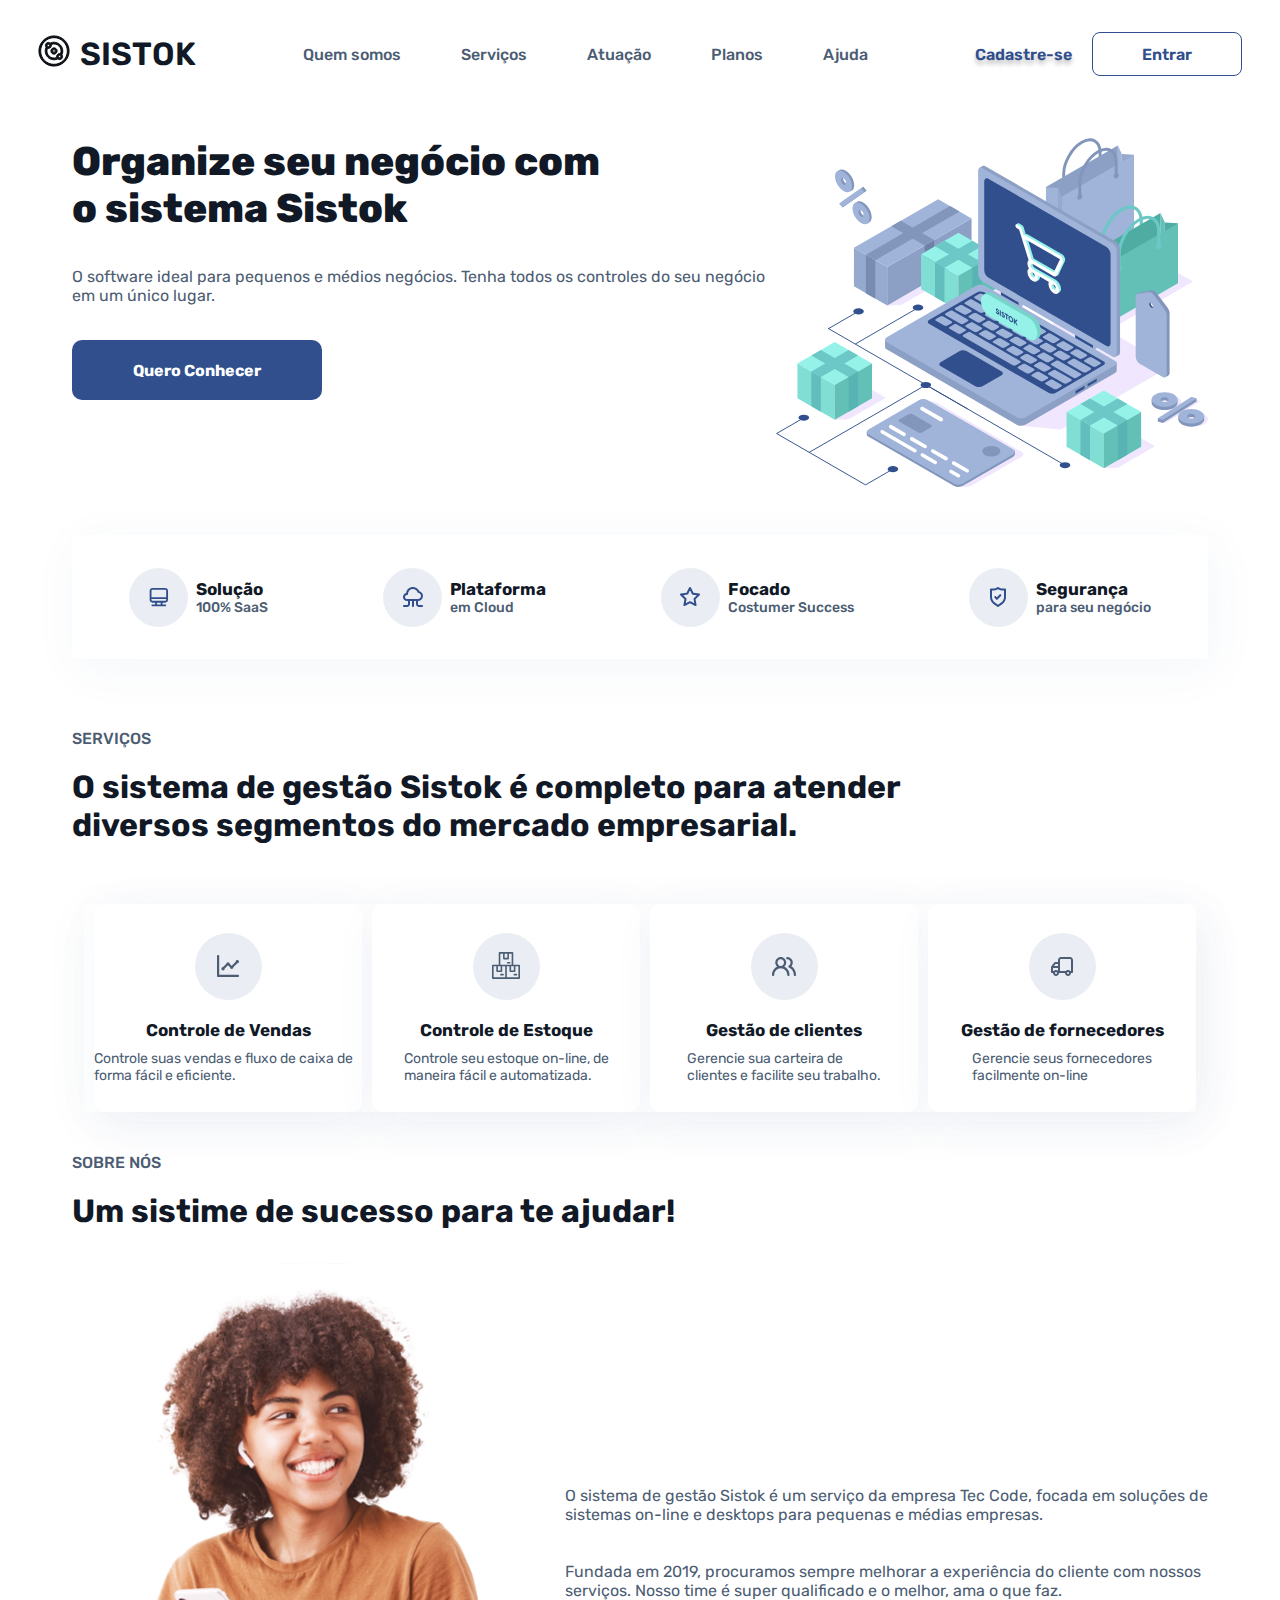
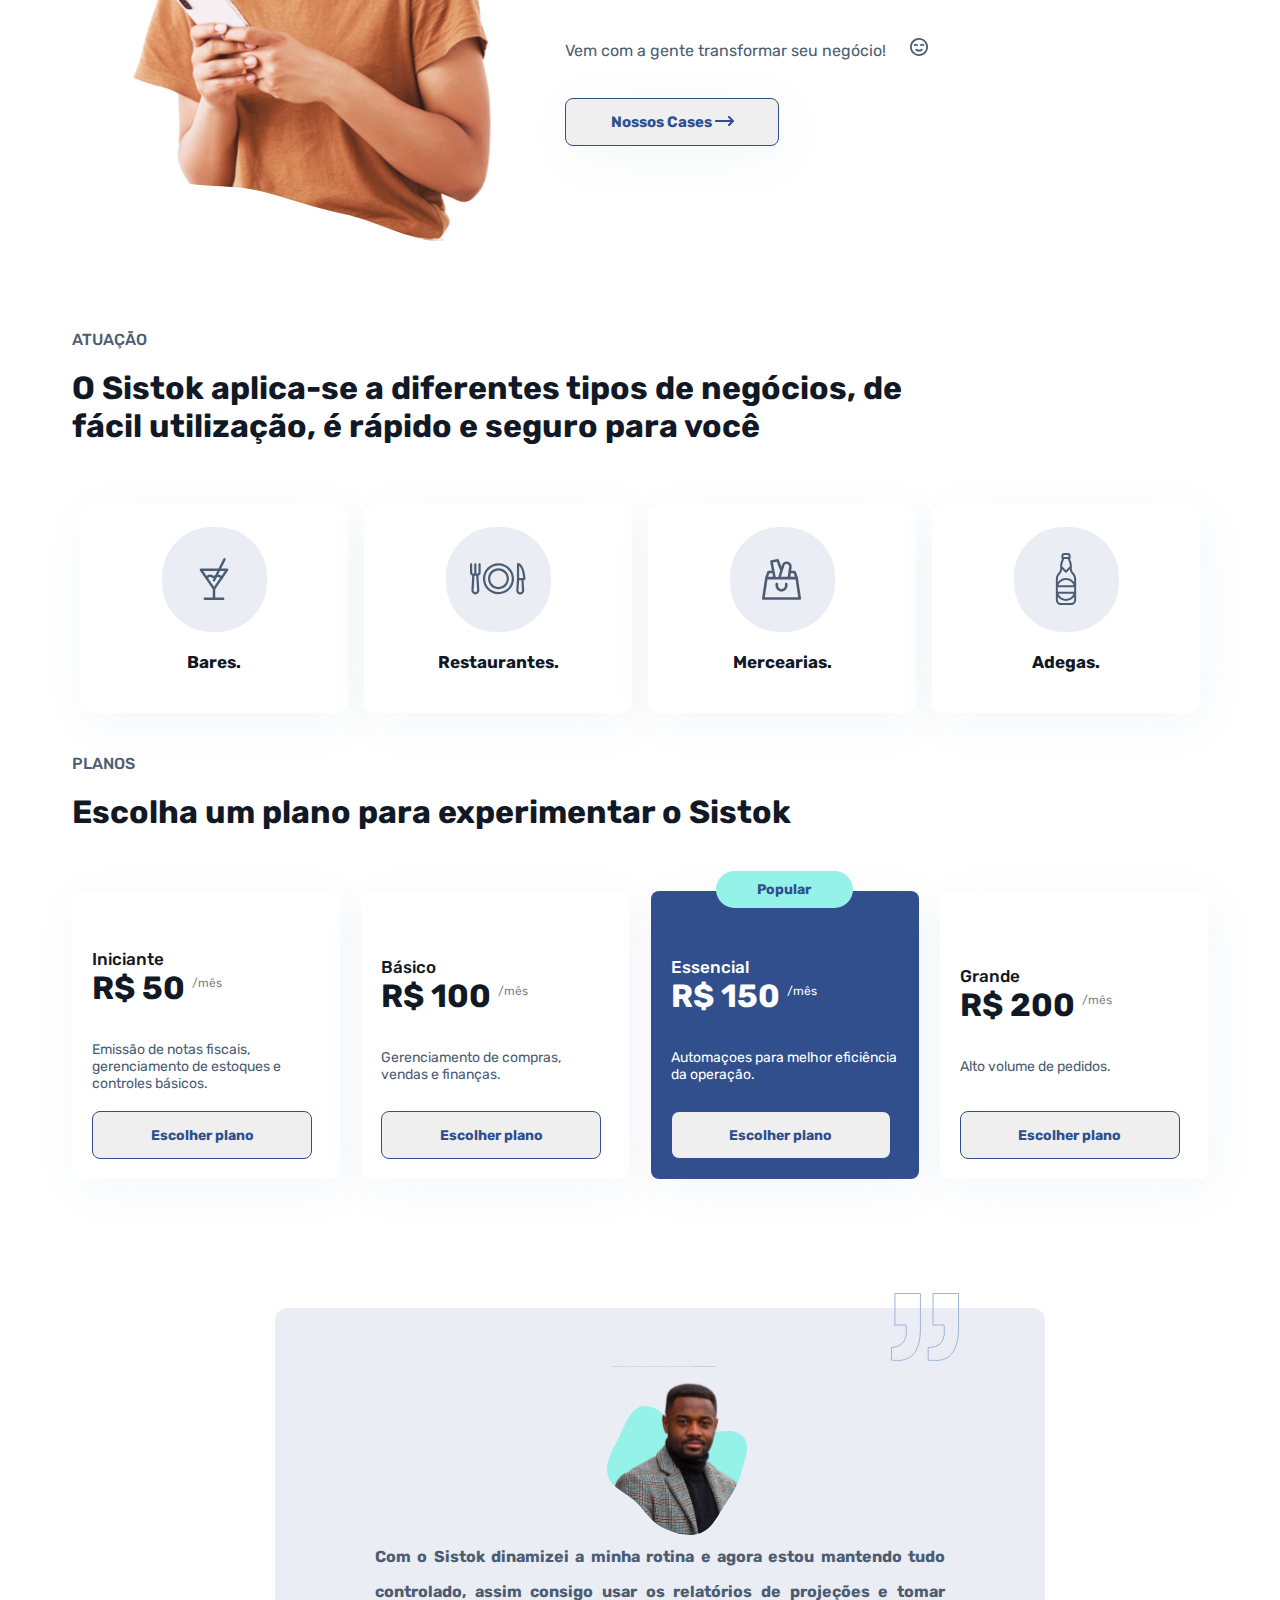
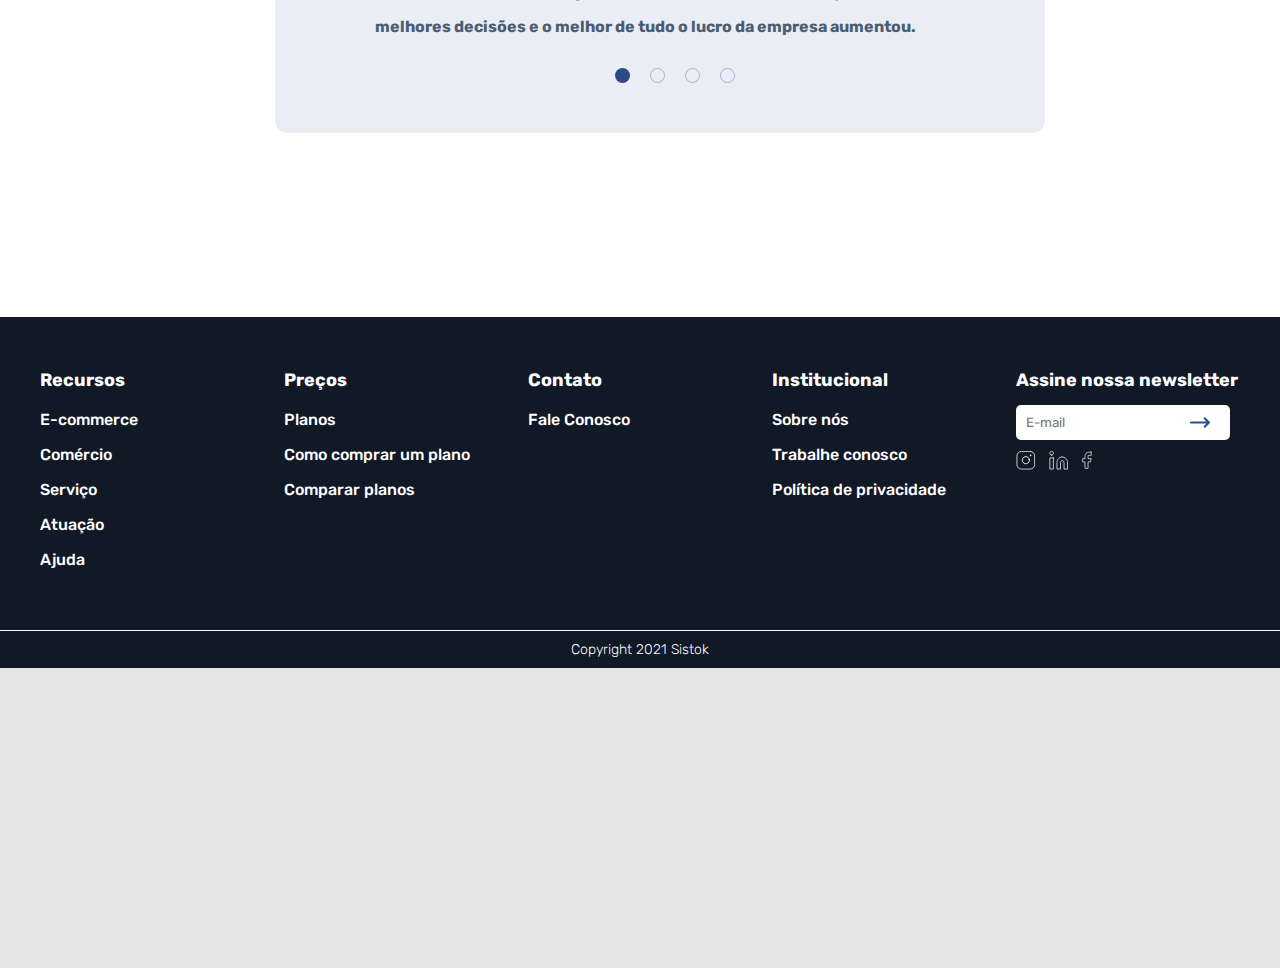
<file: index.html>
<!DOCTYPE html>
<html lang="pt-BR">

<head>
    <meta charset="UTF-8">
    <meta name="viewport" content="width=device-width, initial-scale=1.0">
    <title>Sistok</title>
    <link rel="stylesheet" href="style.css">
</head>

<body class="body">

    <section class="home">

        <header>
            <div class="logotipo">
                <img src="assets/icons/Logo.svg" alt="logotipo" class="logo">
                <p class="nomeEmpresa">SISTOK</p>
            </div>
            <nav>
                <ul>
                    <li><a href="pages/quemSomos.html">Quem somos</a></li>
                    <li><a href="pages/servicos.html">Serviços</a></li>
                    <li><a href="pages/quemSomos.html">Atuação</a></li>
                    <li><a href="pages/quemSomos.html">Planos</a></li>
                    <li><a href="pages/quemSomos.html">Ajuda</a></li>
                </ul>
            </nav>
            <div class="login">
                <p class="cadastre">Cadastre-se</p>
                <button class="botaoLogin">Entrar</button>
            </div>
        </header>

        <section class="hero">
            <div class="heroConteudo">
                <div class="conteudoLeft">
                    <h1 class="heroTitulo">Organize seu negócio com <br> o sistema Sistok</h1>
                    <p class="heroSubTitulo">O software ideal para pequenos e médios negócios. Tenha todos os controles
                        do seu negócio em um único lugar.</p>
                    <button class="heroButton">Quero Conhecer</button>
                </div>
                <div class="conteudoright">
                    <img src="assets/img/computador.svg" alt="computador sistok">
                </div>
            </div>
            <div class="heroFooter">
                <ul class="heroFooterConteudo">
                    <li class="heroLista">
                        <div class="heroImg"><img src="assets/icons/Vector.svg" alt=""></div>
                        <div class="heroIconConteudo">
                            <h3 class="heroIconTitulo">Solução</h3>
                            <p class="heroIconSubtitulo">100% SaaS</p>
                        </div>
                    </li>
                    <li class="heroLista">
                        <div class="heroImg"><img src="assets/icons/cloud.svg" alt=""></div>
                        <div class="heroIconConteudo">
                            <h3 class="heroIconTitulo">Plataforma</h3>
                            <p class="heroIconSubtitulo">em Cloud</p>
                        </div>
                    </li>
                    <li class="heroLista">
                        <div class="heroImg"><img src="assets/icons/star.svg" alt=""></div>
                        <div class="heroIconConteudo">
                            <h3 class="heroIconTitulo">Focado</h3>
                            <p class="heroIconSubtitulo">Costumer Success</p>
                        </div>
                    </li>
                    <li class="heroLista">
                        <div class="heroImg"><img src="assets/icons/shield.svg" alt=""></div>
                        <div class="heroIconConteudo">
                            <h3 class="heroIconTitulo">Segurança</h3>
                            <p class="heroIconSubtitulo">para seu negócio</p>
                        </div>
                    </li>
                </ul>
            </div>
        </section>

        <section class="servicos">
            <div class="servicosSubTitulo">
                <p class="servicosSubTituloFont">SERVIÇOS</p>
            </div>
            <div class="servicosTitulo">
                <h2 class="servicosTituloFont">O sistema de gestão Sistok é completo para atender <br> diversos
                    segmentos do mercado empresarial.</h2>
            </div>
            <div class="servicosFooter">
                <ul class="servicosCard">
                    <li class="servicosLista">
                        <div class="servicosCardIcon"><img src="assets/icons/grafico.svg" alt=""></div>
                        <div class="servicosCardTitle">Controle de Vendas</div>
                        <div class="servicosCardsubTitle">Controle suas vendas e fluxo de caixa de forma fácil e
                            eficiente.</div>
                    </li>
                    <li class="servicosLista">
                        <div class="servicosCardIcon"><img src="assets/icons/box.svg" alt=""></div>
                        <div class="servicosCardTitle">Controle de Estoque</div>
                        <div class="servicosCardsubTitle">Controle seu estoque on-line, de <br> maneira fácil e
                            automatizada.</div>
                    </li>
                    <li class="servicosLista">
                        <div class="servicosCardIcon"><img src="assets/icons/people.svg" alt=""></div>
                        <div class="servicosCardTitle">Gestão de clientes</div>
                        <div class="servicosCardsubTitle">Gerencie sua carteira de <br> clientes e facilite seu
                            trabalho.</div>
                    </li>
                    <li class="servicosLista">
                        <div class="servicosCardIcon"><img src="assets/icons/truck.svg" alt=""></div>
                        <div class="servicosCardTitle">Gestão de fornecedores</div>
                        <div class="servicosCardsubTitle">Gerencie seus fornecedores <br> facilmente on-line</div>
                    </li>
                </ul>
            </div>
        </section>

        <section class="sobreNos">
            <div class="sobreNosSubTitulo">
                <p>SOBRE NÓS</p>
            </div>
            <div class="sobreNosTitulo">
                <h2 class="sobreNosTituloFont">Um sistime de sucesso para te ajudar!</h2>
            </div>
            <div class="sobreNosConteudo">
                <img src="assets/img/capa.svg" alt="Menina" class="sobreNosImagem">
                <div class="texto">
                    <p class="sobreNosConteudoTexto">
                        O sistema de gestão Sistok é um serviço da empresa Tec Code, focada em soluções de <br> sistemas
                        on-line e desktops para pequenas e médias empresas.<br><br><br>
                        Fundada em 2019, procuramos sempre melhorar a experiência do cliente com nossos <br> serviços.
                        Nosso time é super qualificado e o melhor, ama o que faz.<br><br><br>
                        Vem com a gente transformar seu negócio! <img src="assets/icons/sorriso.svg" alt="icone sorriso"
                            class="sorriso"><br><br><br>
                    </p>
                    <button class="sobreNosBotao">Nossos Cases <img src="assets/icons/seta.svg" alt=""></button>
                </div>
            </div>
        </section>

        <section class="atuacao">
            <div class="atuacaoSubTitulo">
                <p>ATUAÇÃO</p>
            </div>
            <div class="atuacaoTitulo">
                <h2 class="atuacaoTituloFont">O Sistok aplica-se a diferentes tipos de negócios, de<br> fácil
                    utilização, é rápido e seguro para você</h2>
            </div>
            <ul class="atuacaoCard">
                <li class="atuacaoLista">
                    <div class="atuacaoCardIcon"><img src="assets/icons/taça.svg" alt=""></div>
                    <div class="atuacaoCardTitle">Bares.</div>
                </li>
                <li class="atuacaoLista">
                    <div class="atuacaoCardIcon"><img src="assets/icons/jantar.svg" alt=""></div>
                    <div class="atuacaoCardTitle">Restaurantes.</div>
                </li>
                <li class="atuacaoLista">
                    <div class="atuacaoCardIcon"><img src="assets/icons/mercado.svg" alt=""></div>
                    <div class="atuacaoCardTitle">Mercearias.</div>
                </li>
                <li class="atuacaoLista">
                    <div class="atuacaoCardIcon"><img src="assets/icons/beer.svg" alt=""></div>
                    <div class="atuacaoCardTitle">Adegas.</div>
                </li>
            </ul>
        </section>

        <section class="planos">

            <div class="planossubtitulo">
                <p>PLANOS</p>
            </div>

            <div class="planostitulo">
                <h2 class="planostitulofont">Escolha um plano para experimentar o Sistok</h2>
            </div>

            <ul class="planoslista">
                <li class="iniciante">
                    <h3 class="planosCardtitulo">Iniciante</h3>

                    <p class="planosCardSubtitulo">R$ 50 <span class="planosValor">/mês</span></p>

                    <p class="planosCardTexto">Emissão de notas fiscais, gerenciamento de estoques e controles básicos.
                    </p>
                    <button class="planosbutton">Escolher plano</button>
                </li>

                <li class="iniciante">
                    <h3 class="planosCardtitulo">Básico</h3>

                    <p class="planosCardSubtitulo">R$ 100 <span class="planosValor">/mês</span></p>
                    <p class="planosCardTexto">Gerenciamento de compras, vendas e finanças.</p>
                    <button class="planosbutton">Escolher plano</button>
                </li>

                <li class="iniciante essencial">
                    <button class="popularbutton">Popular</button>
                    <h3 class="planosCardtitulo">Essencial</h3>
                    <p class="planosCardSubtitulo">R$ 150 <span class="planosValor">/mês</span></p>
                    <p class="planosCardTexto">Automaçoes para melhor eficiência da operação.</p>
                    <button class="planosbutton">Escolher plano</button>

                </li>

                <li class="iniciante">
                    <h3 class="planosCardtitulo">Grande</h3>
                    <p class="planosCardSubtitulo">R$ 200 <span class="planosValor">/mês</span></p>
                    <p class="planosCardTexto">Alto volume de pedidos.</p>
                    <button class="planosbutton">Escolher plano</button>
                </li>
            </ul>


        </section>

        <section class="custom-section">
            <div class="custom-box">
                <img src="assets/img/Group 1166.svg" alt="imagem">
                <p class="boxtexto"> Com o Sistok dinamizei a minha rotina e agora estou mantendo tudo controlado, assim
                    consigo usar os relatórios de projeções e tomar melhores decisões e o melhor de tudo o lucro da
                    empresa aumentou.</p>
            </div>
            <div class="aspas">

                <img src="assets/icons/aspas.svg" alt="imagem1">

            </div>

            <div class="circulo">
                <ul class="banner">
                    <li class="bannerLista"></li>
                    <li class="bannerLista2"></li>
                    <li class="bannerLista2"></li>
                    <li class="bannerLista2"></li>

                </ul>
            </div>


        </section>

    </section>

    <footer class="footer">

        <div class="colunabox">
            <div class="column">
                <h3>Recursos</h3>
                <ul>
                    <li>E-commerce</li>
                    <li>Comércio</li>
                    <li>Serviço</li>
                    <li>Atuação</li>
                    <li>Ajuda</li>
                </ul>
            </div>
            <div class="column">
                <h3>Preços</h3>
                <ul>
                    <li>Planos</li>
                    <li>Como comprar um plano</li>
                    <li>Comparar planos</li>
                </ul>
            </div>
            <div class="column">
                <h3>Contato</h3>
                <ul>
                    <li>Fale Conosco</li>
                </ul>
            </div>
            <div class="column">
                <h3>Institucional</h3>
                <ul>
                    <li>Sobre nós</li>
                    <li>Trabalhe conosco</li>
                    <li>Política de privacidade</li>
                </ul>
            </div>
            <div class="column">
                <h3>Assine nossa newsletter</h3>
                <div class="email-box-container">
                    <input class="email-box" type="email" placeholder="E-mail">
                    <img class="email-box-arrow" src="assets/icons/seta.svg" alt="Seta" width="19" height="10.01">
                </div>
            <div class="redesocial">
                <img src="assets/icons/instagram.svg" alt="Ícone 1" width="18.59" height="18.59">
                <img class="insta" src="assets/icons/linkedin.svg" alt="Ícone 2" width="19.56" height="18.59">
                <img class="insta" src="assets/icons/facebook.svg" alt="Ícone 3" width="10.22" height="18.59">
            </div>
            </div>
        </div>

        <div class="linhabox">
            <hr class="footer-divider">
            <p class="footer-made-by"> Copyright 2021 Sistok </p>
        </div>
    </footer>



</body>

</html>
</file>
<file: style.css>
@import url('https://fonts.googleapis.com/css2?family=Rubik&display=swap');
  @import url('https://fonts.googleapis.com/css2?family=Rubik:wght@300;700&display=swap');
  :root{
      --corPrimaria: #304F8C;
      --corAzulEscuro: #111826;
      --corBranco:#fff;
      --corCinzaEscuro: #4C5D73;
      --corPreto: #111826;
  }

*{
    box-sizing: border-box;
    padding: 0px;
    margin: 0px;
    font-family: 'Rubik', sans-serif;
 }

.body{
    width: 100%;
    height: 100%;
    background-color: #E5E5E5;
}

/* --------------------------- HOME -----------------------------------*/
.home{
    width: 1280px;
    height: 3817px;
    background-color: var(--corBranco);
    margin: 0 auto;
}

/* --------------------------- HEADER --------------------------------*/

header{
    width: 1280px;
    height: 108px;
    background-color: var(--corBranco);
    display: flex;
    flex-direction: row;
    justify-content: space-around;
    align-items: center;
    margin: 0 auto;
    margin-bottom: 30px;
}

.logotipo{
    display: flex;
}

.logo{
    width: 32px;
    height: 32px;
}

.nomeEmpresa{
    font-family: 'Rubik', sans-serif;
    font-size: 32px;
    font-weight: 600;
    color: var(--corPreto);
    margin-left: 10px;
}

nav ul{
    list-style: none;
    display: flex;
}

nav li a{
    display: block;
    position: relative;
    padding: 20px 30px;
    color: var(--corCinzaEscuro);
    font-size: 16px;
    font-family: 'Rubik', sans-serif;
    font-weight: 500;
    text-decoration: none;
}

nav li a::after{
    content: '';
    position: absolute;
    bottom: 0.5rem;
    left: 50%;
    width: 0;
    height: 0.2rem;
    background: linear-gradient(to right, var(--corPrimaria) , var(--corPreto));
    transition: all 300ms ease-in-out;
}

nav a:hover {
    color: var(--corCinzaEscuro);
    border-radius: 5px;
    border: solid 1px #ebebeb;
    transition: all 300ms ease-in-out;
}

nav a:hover::after{
    width: 50%;
    left: 25%;
}

.login{
    display: flex;
    align-items: center;
    color: var(--corPrimaria);
}

.cadastre{
    margin-right: 20px;
    font-size: 16;
    font-weight: 600;
    text-shadow: 0px 4px 4px rgba(0, 0, 0, 0.25);
    color: var(--corPrimaria);
}

.cadastre:hover{
    color: var(--corCinzaEscuro);
    text-shadow: none;
    cursor: pointer;
}

.botaoLogin{
    width: 150px;
    height: 44px;
    border: solid 1px var(--corPrimaria);
    background-color: var(--corBranco);
    border-radius: 8px;
    font-size: 16px;
    color: var(--corPrimaria);
    font-weight: 600;
}

.botaoLogin:hover{
    background-color: var(--corPrimaria);
    color: var(--corBranco);
    cursor: pointer;
}

.botaoLogin:active{
    background-color: var(--corCinzaEscuro);
}

/* -----------------------------HERO------------------------------*/

.hero{
    width: 1136px;
    height: 521px;
    background-color: var(--corBranco);
    margin: 0 auto;
    margin-bottom: 70px;
}

.heroConteudo{
    display: flex;
    justify-content: space-between;
    margin-bottom: 44px;
    }

.heroTitulo{
    font-size: 40px;
    font-weight: 800;
    color: var(--corAzulEscuro);
    margin-bottom: 35px;
}

.heroSubTitulo{
    font-size: 16px;
    font-weight: 400;
    color: var(--corCinzaEscuro);
    margin-bottom: 35px;
}

.heroButton{
    width: 250px;
    height: 60px;
    background-color: var(--corPrimaria);
    border-radius: 10px;
    border: none;
    color: var(--corBranco);
    font-size: 16px;
    font-weight: bold;
}

.heroFooter{
    width: 1136px;
    height: 124px;
    background-color: var(--corBranco);
    border-radius: 10px;
}

.heroImg{
    width: 59px;
    height: 59px;
    background-color:rgba(48, 79, 140, 0.1);
    border-radius: 50%;
    margin-right: 8px;
    display: flex;
    justify-content: center;
    align-items: center;
}

.heroIconTitulo{
    font-size: 17px;
    font-weight: bold;
    color: var(--corAzulEscuro);
}

.heroIconSubtitulo{
    font-size: 14px;
    font-weight: 500;
    color: var(--corCinzaEscuro);
}
.heroFooterConteudo{
    display: flex;
    justify-content: space-around;
    align-items: center;
    background-color: var(--corBranco);
    box-shadow: 5px 10px 50px rgba(48, 79, 140, 0.05);
    width: 1136px;
    height: 124px;

}

.heroIconConteudo{
    display: block;
}

.heroLista{
    display: flex;
    justify-content: center;
    align-items: center;


}


/* ---------------------------- SERVIÇOS --------------------------- */

.servicos{
    width: 1136px;
    height: 424px;
    background-color: var(--corBranco);
    margin: 0 auto;
}

.servicosSubTituloFont{
    font-size: 16px;
    font-weight: 500;
    color: var(--corCinzaEscuro);
    margin-bottom: 20px;
}

.servicosTituloFont{
    font-size: 32px;
    font-weight: 700;
    color: var(--corPreto);
    margin-bottom: 60px;
}

.servicosLista{
    width: 268px;
    height: 208px;
    background-color: var(--corBranco);
    border-radius: 10px;
    display: flex;
    justify-content: center;
    align-items: center;
    flex-direction: column;
    margin-left: 10px;
    box-shadow: 5px 10px 50px rgba(48, 79, 140, 0.05);

}

.servicosFooter{
    display: flex;
    justify-content: space-around;
    align-items: center;
    
}

.servicosCard{
    display: flex;
    justify-content: space-around;
    align-items: center;
    box-shadow: 5px 10px 50px rgba(48, 79, 140, 0.05);
    list-style: none;
   
}

.servicosCardIcon{
    width: 67px;
    height: 67px;
    border-radius: 50px;
    background-color: rgba(48, 79, 140, 0.1); 
    display: flex;
    justify-content: center;
    align-items: center;
    margin-bottom: 20px;
}

.servicosCardTitle{
    font-size: 17px;
    font-weight: bold;
    color: var(--corAzulEscuro);
    margin-bottom: 10px;

}

.servicosCardsubTitle{
    font-size: 14px;
    color: var(--corCinzaEscuro);

}

/* ----------------------------- SOBRE NÓS ------------------------------*/

.sobreNos{
    width: 1136px;
    height: 777px;
    background-color: var(--corBranco);
    margin: 0 auto;
}

.sobreNosConteudo{
    display: flex;
    justify-content: space-between;
    align-items: center;
}

.sobreNosSubTitulo{
    font-size: 16px;
    font-weight: 500;
    color: var(--corCinzaEscuro);
    margin-bottom: 20px;
}

.sobreNosTituloFont{
    font-size: 32px;
    font-weight: 700;
    color: var(--corPreto);
    margin-bottom: 60px;
}

.sobreNosImagem{
    margin-top: -100px;
    margin-left: -60px;
    z-index: 10;
    position: relative;
}

.sobreNosConteudoTexto{
    color: var(--corCinzaEscuro);
    font-size: 16px;
    z-index: 11;
    margin-left: -350px;
    }

.sorriso{
    margin-left: 20px;
}

.sobreNosBotao{
    width: 214px;
    height: 48px;
    display: block;
    border-radius: 8px;
    border: solid 1px var(--corPrimaria);
    font-size: 15px;
    font-weight: bold;
    color: var(--corPrimaria);
    margin-left: -350px;
    box-shadow: 5px 10px 54px rgba(48, 79, 140, 0.05);
    
}

/* ----------------------------- ATUAÇÃO ------------------------------*/
.atuacao{
    width: 1136px;
    height: 424px;
    background-color: var(--corBranco);
    margin: 0 auto;
}

.atuacaoSubTitulo{
    font-size: 16px;
    font-weight: 500;
    color: var(--corCinzaEscuro);
    margin-bottom: 20px;
}

.atuacaoTituloFont{
    font-size: 32px;
    font-weight: 700;
    color: var(--corPreto);
    margin-bottom: 60px;
}

.atuacaoLista{
    width: 268px;
    height: 208px;
    border-radius: 10px;
    background-color: var(--corBranco);
    display: flex;
    flex-direction: column;
    justify-content: center;
    align-items: center;
    box-shadow: 5px 10px 50px rgba(48, 79, 140, 0.05);
    
}
.atuacaoCardIcon{
    width: 105px;
    height: 105px;
    border-radius: 50px;
    background-color: rgba(48, 79, 140, 0.1);
    color: var(--corCinzaEscuro);
    display: flex;
    justify-content: center;
    align-items: center;
    
}

.atuacaoCardTitle{
    display: flex;
    justify-content: center;
    align-items: center;
    color: var(--corAzulEscuro);
    font-size: 17px;
    font-weight: bold;
    margin-bottom: 50px;
    margin: 20px;
}

.atuacaoCard{
    display: flex;
    justify-content: space-around;
    align-items: center;
}

/* ----------------------------- Planos ------------------------------*/

.planos{
    width: 1136px;
    height: 454px;
    background-color: var(--corBranco);
    margin: 0 auto;
}

.planossubtitulo{
    font-size: 16px;
    font-weight: 500;
    color: var(--corCinzaEscuro);
    margin-bottom: 20px;
}

.planostitulofont{
    font-size: 32px;
    font-weight: 700;
    color: var(--corPreto);
    margin-bottom: 60px;
}

.planoslista{
display: flex;
justify-content: space-between;
list-style: none;
}

.iniciante{
    width: 268px;
    height: 288px;
    background-color: var(--corBranco);
    box-shadow: 5px 10px 50px rgba(48, 79, 140, 0.05);
    border-radius: 8px;
    color:rgba(17, 24, 38, 1);
    margin-bottom: 16px;
    display: flex;
    justify-content: center;
    flex-direction: column;
    position: relative;
    padding: 20px;
   
}

.essencial{
    background-color: rgba(48, 79, 140, 1);
    color: #FFFFFF;
}

.essencial span{
    color: var(--corBranco);
}

.essencial .planosCardtitulo{
    color: var(--corBranco);
}

.essencial .planosCardSubtitulo{
    color: var(--corBranco);
}

.essencial .planosCardTexto{
    color: var(--corBranco);
}

.popularbutton{
    width: 137px;
    height: 37px;
    border-radius: 100px;
    color: var(--corAzulEscuro);
    border-color: var(--corAzulEscuro);
    background-color:rgba(148, 242, 233, 1);
    color: rgba(48, 79, 140, 1);
    position: absolute;
    top: -20px;
    left: 65px;
    border: none;
    font-size: 14px;
    font-weight: 700;
}


.planosCardtitulo1{
    font-size: 17px;
    font-weight: 500;
}

.planosCardSubtitulo1{
    font-size: 32px;
    font-weight: bolder;
    font-family: 'Rubik', sans-serif;
}

.planosCardTexto1{
    margin-bottom: 16px;
    margin-top: 30px;
    font-size: 17px;
    font-weight: 500;
}

.planosCardTexto1{
    margin-bottom: 30px;
    font-size: 14px;
}

.planosCardtitulo{
    font-size: 17px;
    font-weight: 500;
    color: var(--corAzulEscuro);
}

.planosCardSubtitulo{
    margin-bottom: 34px;
    font-size: 32px;
    color: var(--corAzulEscuro);
    font-weight: bolder;
    font-family: 'Rubik', sans-serif;
    
}

.planosCardTexto{
    margin-bottom: 30px;
    font-size: 14px;
    color: var(--corCinzaEscuro);

}

.planosValor{
    font-size: 12px;
    font-weight: 400;
    color: rgba(17, 24, 38, 0.6);
    vertical-align: super;
}


.planosbutton{
    width: 220px;
    height: 48px;
    color: var(--corAzulEscuro);
    border-color: var(--corAzulEscuro);
    border-radius: 8px;
    border: 1px solid var(--corPrimaria);
    color:rgba(48, 79, 140, 1);
    position: absolute;
    top: 220px;
    font-size: 14px;
    font-weight: 700;
}


.custom-section {
    width: 770px;
    height: 425px;
    text-align: center;
    padding: 20px;
    margin: 0 auto;
    margin-top: 80px; 
    position: relative;
    z-index: 10; 
}

.custom-box {
    position: absolute;
    width: 100%;
    height: 100%; 
    border-radius: 13px;
    box-sizing: border-box;
    background-color: #EAEDF3;
}

.aspas{
    width: 67px;
    height: 67px;
    padding-left: 80%;
    position: absolute;
    top:5px;

}

.boxtexto{
    font-size: 16px;
    font-weight: 700;
    color:#4C5D73;
    font-family: 'Rubik';
    line-height: 35px;
    padding: 0 100px ;
    text-align: justify;
}


.circulo{
    display: flex;
    flex-direction: row;
    list-style: none;
    justify-content: center;
    align-items: flex-start;
    
}

.banner{
    list-style: none; display: flex;
    flex-direction: row;
    list-style: none;
    position: absolute;
    top: 380px;
    left: 360px;
    right: -5px;
    
}
.bannerLista{
    width: 15px;
    height: 15px;
    border-radius: 100px;
    background-color: #2B4A86;
    list-style: none;
    z-index: 9;
 position: relative;


}

.bannerLista2{
    width: 15px;
    height: 15px;
    border-radius: 100px;
    background-color: #EAEDF3;
    list-style: none;
    z-index: 9;
    position: relative;
    margin-left: 20px;
    border: 1px solid #A0B3D9;

}
    
    /*__________________________FOOTER__________*/

    /* Estilos para o footer */
.footer {
   
    background-color: #111826;
    color: #fff;
    display: flex;
    flex-direction: column;
    /* flex-wrap: wrap;
    justify-content: space-between; */
    width: 1280px; /* Largura desejada */
    height: 351px; /* Altura desejada */
    margin: 0 auto;
    font-size: 16px;
    font-weight: 500;
    position: relative;
    top: -300px;
}

.colunabox{
   
    display: inline-flex
}



/* Estilos para cada coluna */

.colunabox{
    padding: 40px;
}

.column {
    flex: 1;
    width: calc(20% - 20px); /* Calcula a largura das colunas */
    margin-right: 20px;
    margin-top: 8px;
    line-height: 30px;
}

.column:last-child {
    margin-right: 0; /* Remove a margem direita da última coluna */
}

.column h3 {
    font-size: 18px;
    margin-bottom: 10px;
}

.column ul {
    list-style: none;
    padding: 0;
}

.column li {
    margin-bottom: 5px;
}


.email-box-container {
    display: flex;
    align-items: center;
    position: relative;
}

.email-box {
    flex: 1;
    padding: 10px;
    border: none;
    border-radius: 5px;
    margin-right: 10px;
}

.email-box-arrow {
    width: 20px;
    height: 20px;
    cursor: pointer;
    position: absolute;
    top: 50%;
    right: 30px;
    transform: translateY(-75%);
}


/* Estilos para o campo de e-mail e botão */
.column input[type="email"] {
    width: 100%;
    padding: 10px;
    border: none;
    border-radius: 5px;
    margin-bottom: 10px;
}

.column button {
    background-color: #E5E5E5;
    border: none;
    color: #304F8C;
    padding: 10px 20px;
    border-radius: 5px;
    cursor: pointer;
    transition: background-color 0.3s ease-in-out;
}

.column button:hover {
    background-color: #304F8C;
    color: #fff;
}


/* Estilos para o hr */
.footer-divider {
    border: none; 
    border-top: 1px solid #fff; 
    width: 100%; 
    margin: 0;
    align-items: center; 

}

.insta{
    margin-left: 10px;
}
/* Estilos para o parágrafo "Feito por" */
.footer-made-by {
    color: #fff; 
    text-align: center; 
    margin-top: 10px;
    font-size: 14px; 
    font-family: "Rubik";
    font-weight: 300;
}

.linhabox{
    margin-top: 10px;
    display: block;


}
</file>
